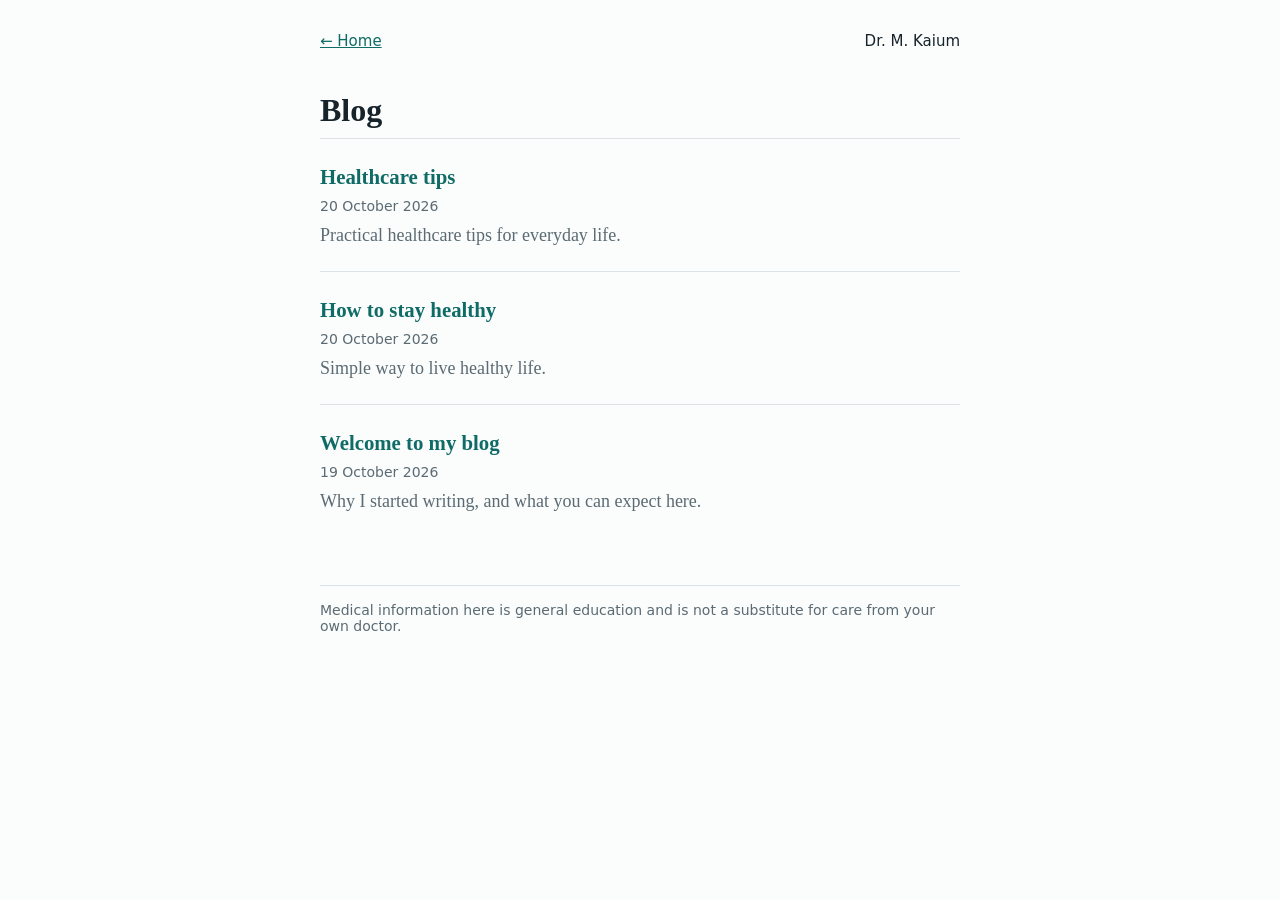
<file: blog/index.html>
<!DOCTYPE html>
<html lang="en">
<head>
<meta charset="utf-8">
<meta name="viewport" content="width=device-width, initial-scale=1">
<title>Blog | Dr. Monirujjaman Kaium</title>
<meta name="description" content="Healthcare tips and medical education by Dr. Monirujjaman Kaium.">
<link rel="canonical" href="https://drkaium.com/blog/">
<meta property="og:title" content="Blog">
<meta property="og:description" content="Healthcare tips and medical education by Dr. Monirujjaman Kaium.">
<meta property="og:url" content="https://drkaium.com/blog/">
<meta property="og:type" content="website">
<link rel="stylesheet" href="/blog/style.css">
</head>
<body>
<div class="wrap">
  <div class="top"><a href="/">← Home</a><span>Dr. M. Kaium</span></div>
  <h1>Blog</h1>
  <div class="item"><h2><a href="/blog/healthcare-tips/">Healthcare tips</a></h2>
  <div class="date">20 October 2026</div><p>Practical healthcare tips for everyday life.</p></div>
  <div class="item"><h2><a href="/blog/healthcare-tips-howtostayhealthy/">How to stay healthy</a></h2>
  <div class="date">20 October 2026</div><p>Simple way to live healthy life.</p></div>
  <div class="item"><h2><a href="/blog/welcome/">Welcome to my blog</a></h2>
  <div class="date">19 October 2026</div><p>Why I started writing, and what you can expect here.</p></div>
  <p class="note">Medical information here is general education and is not a substitute for care from your own doctor.</p>
</div>
</body>
</html>
</file>
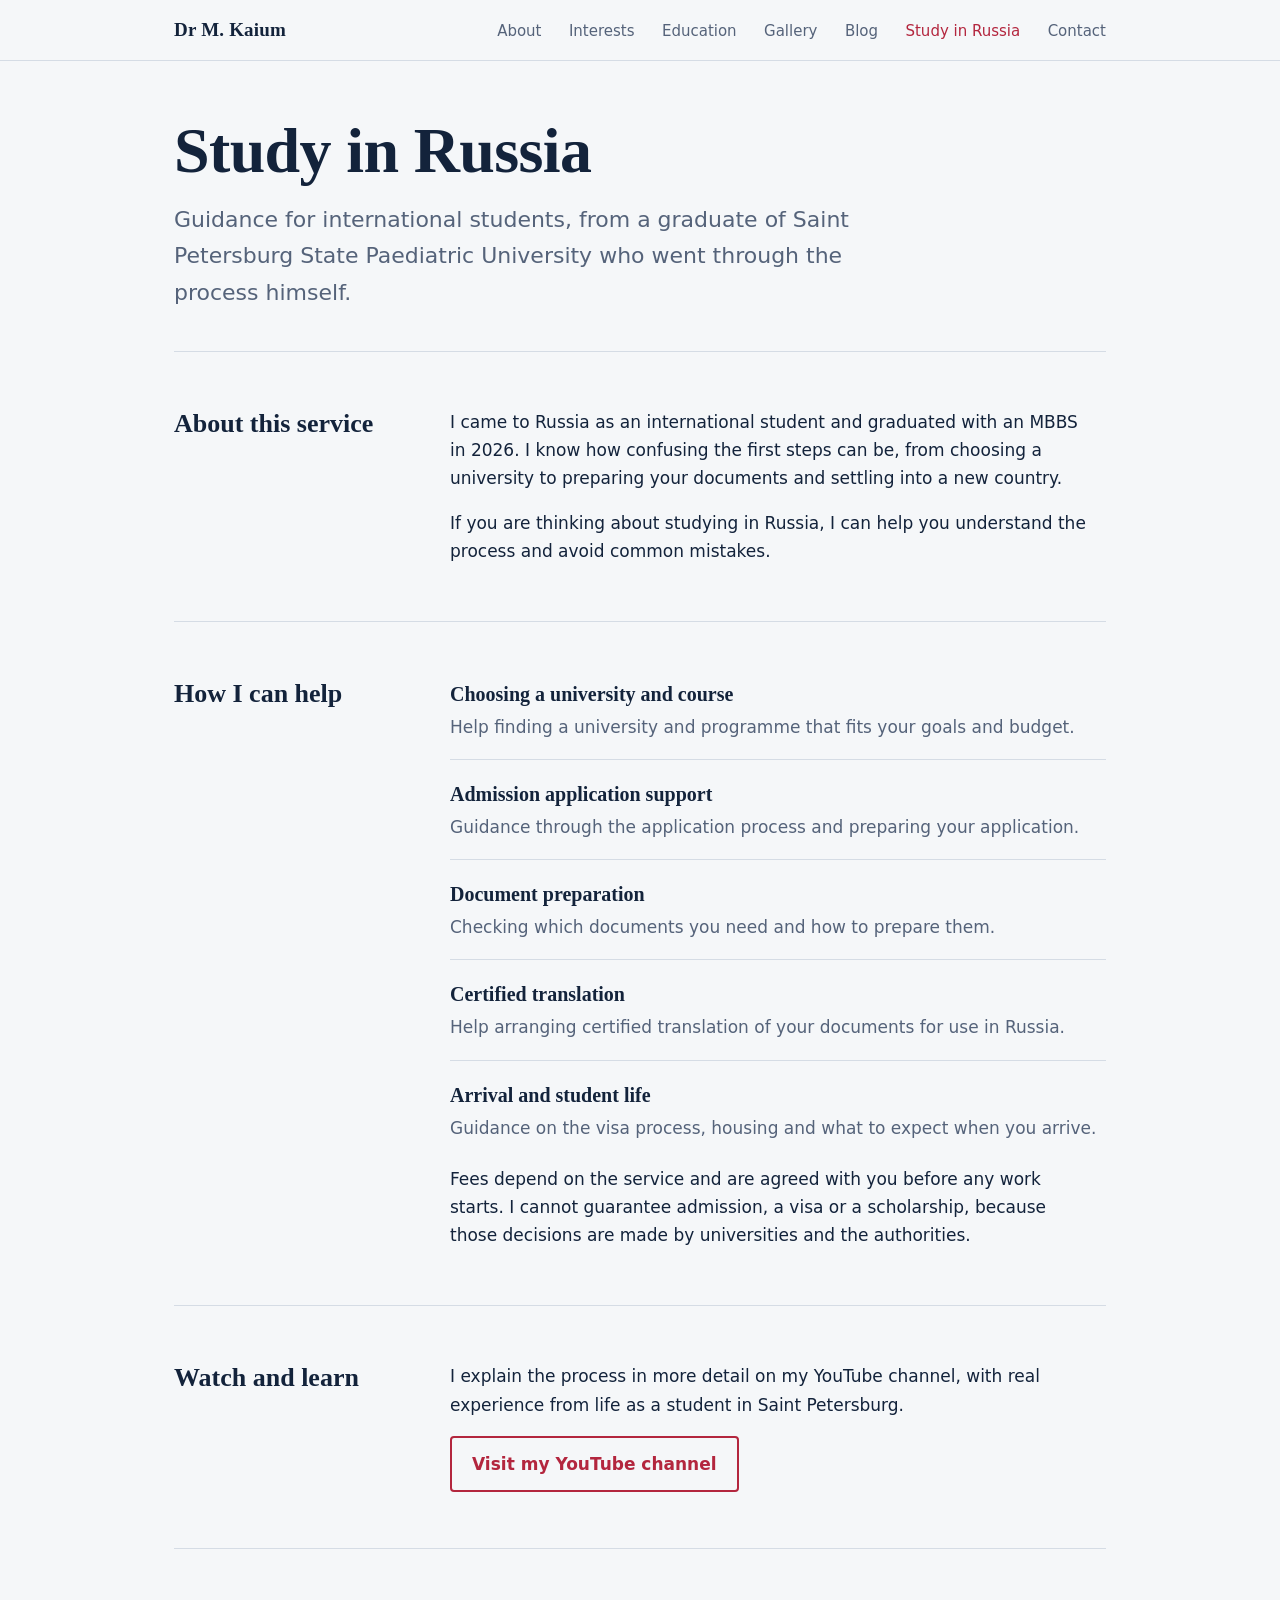
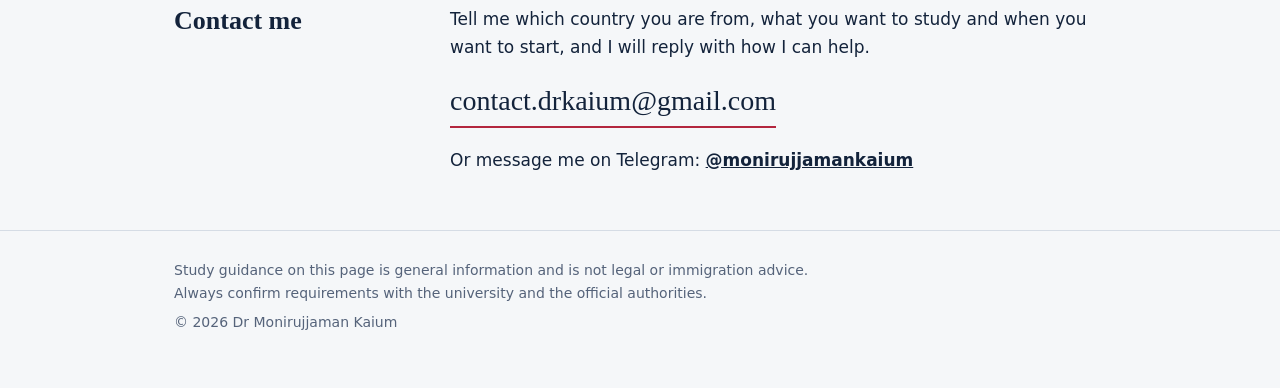
<file: study-in-russia/index.html>
<!DOCTYPE html>
<html lang="en">
<head>
<meta charset="utf-8">
<meta name="viewport" content="width=device-width, initial-scale=1">
<title>Study in Russia | Dr Monirujjaman Kaium</title>
<meta name="description" content="Guidance for international students who want to study in Russia: university choice, admission applications, documents and life as a student, from a graduate of Saint Petersburg State Paediatric University.">
<link rel="canonical" href="https://drkaium.com/study-in-russia/">
<meta property="og:title" content="Study in Russia | Dr Monirujjaman Kaium">
<meta property="og:description" content="Guidance for international students who want to study in Russia, from a graduate of Saint Petersburg State Paediatric University.">
<meta property="og:url" content="https://drkaium.com/study-in-russia/">
<meta property="og:type" content="website">
<style>
  :root { --paper:#F5F7F9; --ink:#13233B; --muted:#55637A; --line:#D5DCE5; --signal:#B3263E;
    --serif:"Iowan Old Style","Palatino Linotype",Palatino,Georgia,serif;
    --sans:system-ui,-apple-system,"Segoe UI",Roboto,Helvetica,Arial,sans-serif; }
  *,*::before,*::after { box-sizing:border-box; }
  body { margin:0; background:var(--paper); color:var(--ink); font:17px/1.65 var(--sans); -webkit-font-smoothing:antialiased; }
  a { color:inherit; }
  a:focus-visible { outline:3px solid var(--signal); outline-offset:3px; }
  .wrap { max-width:980px; margin:0 auto; padding:0 24px; }
  header.bar { border-bottom:1px solid var(--line); background:var(--paper); position:sticky; top:0; z-index:5; }
  header.bar .wrap { display:flex; justify-content:space-between; align-items:center; height:60px; }
  .mark { font-family:var(--serif); font-weight:700; font-size:19px; text-decoration:none; letter-spacing:.01em; }
  nav a { text-decoration:none; margin-left:22px; font-size:15px; color:var(--muted); }
  nav a:hover, nav a[aria-current] { color:var(--signal); }
  @media (max-width:640px) {
    header.bar .wrap { height:auto; flex-wrap:wrap; padding-top:10px; padding-bottom:10px; }
    nav { width:100%; }
    nav a { margin:0 14px 0 0; display:inline-block; }
  }
  .hero { padding:56px 0 40px; }
  .hero h1 { font-family:var(--serif); font-weight:700; font-size:clamp(36px,7vw,64px); line-height:1.05; margin:0 0 18px; letter-spacing:-.01em; }
  .hero .title { font-size:clamp(18px,2.6vw,22px); color:var(--muted); margin:0; max-width:34em; }
  section { padding:56px 0; border-top:1px solid var(--line); }
  .grid { display:grid; gap:20px 56px; grid-template-columns:1fr; }
  @media (min-width:820px) { .grid { grid-template-columns:220px 1fr; } }
  h2 { font-family:var(--serif); font-size:26px; line-height:1.2; margin:0; }
  .body p { margin:0 0 1em; max-width:38em; }
  .body p:last-child { margin-bottom:0; }
  .fields { list-style:none; margin:0; padding:0; }
  .fields li { padding:18px 0; border-bottom:1px solid var(--line); }
  .fields li:first-child { padding-top:0; }
  .fields li:last-child { border-bottom:0; padding-bottom:0; }
  .fields strong { display:block; font-family:var(--serif); font-size:20px; margin-bottom:2px; }
  .fields span { color:var(--muted); }
  .btn { display:inline-block; text-decoration:none; font-weight:600; padding:12px 20px; border:2px solid var(--signal); border-radius:4px; color:var(--signal); }
  .btn:hover { background:var(--signal); color:#fff; }
  .contact a.big { display:inline-block; font-family:var(--serif); font-size:clamp(20px,4vw,28px); text-decoration:none; border-bottom:2px solid var(--signal); padding-bottom:2px; word-break:break-all; }
  .contact a.big:hover { color:var(--signal); }
  .contact .alt { margin:18px 0 0; }
  .contact .alt a { font-weight:600; }
  footer { border-top:1px solid var(--line); padding:28px 0 48px; color:var(--muted); font-size:14px; }
  footer p { margin:0 0 6px; max-width:46em; }
</style>
</head>
<body>

<header class="bar">
  <div class="wrap">
    <a class="mark" href="/">Dr M. Kaium</a>
    <nav aria-label="Main">
      <a href="/#about">About</a>
      <a href="/#interests">Interests</a>
      <a href="/#education">Education</a>
      <a href="/#gallery">Gallery</a>
      <a href="/blog/">Blog</a>
      <a href="/study-in-russia/" aria-current="page">Study in Russia</a>
      <a href="/#contact">Contact</a>
    </nav>
  </div>
</header>

<main>
  <div class="wrap">
    <div class="hero">
      <h1>Study in Russia</h1>
      <p class="title">Guidance for international students, from a graduate of Saint Petersburg State Paediatric University who went through the process himself.</p>
    </div>

    <section>
      <div class="grid">
        <h2>About this service</h2>
        <div class="body">
          <p>I came to Russia as an international student and graduated with an MBBS in 2026. I know how confusing the first steps can be, from choosing a university to preparing your documents and settling into a new country.</p>
          <p>If you are thinking about studying in Russia, I can help you understand the process and avoid common mistakes.</p>
        </div>
      </div>
    </section>

    <section>
      <div class="grid">
        <h2>How I can help</h2>
        <div class="body">
          <ul class="fields">
            <li><strong>Choosing a university and course</strong><span>Help finding a university and programme that fits your goals and budget.</span></li>
            <li><strong>Admission application support</strong><span>Guidance through the application process and preparing your application.</span></li>
            <li><strong>Document preparation</strong><span>Checking which documents you need and how to prepare them.</span></li>
            <li><strong>Certified translation</strong><span>Help arranging certified translation of your documents for use in Russia.</span></li>
            <li><strong>Arrival and student life</strong><span>Guidance on the visa process, housing and what to expect when you arrive.</span></li>
          </ul>
          <p style="margin-top:1.4em">Fees depend on the service and are agreed with you before any work starts. I cannot guarantee admission, a visa or a scholarship, because those decisions are made by universities and the authorities.</p>
        </div>
      </div>
    </section>

    <section>
      <div class="grid">
        <h2>Watch and learn</h2>
        <div class="body">
          <p>I explain the process in more detail on my YouTube channel, with real experience from life as a student in Saint Petersburg.</p>
          <a class="btn" href="https://www.youtube.com/@monirujjamankaium" target="_blank" rel="noopener">Visit my YouTube channel</a>
        </div>
      </div>
    </section>

    <section class="contact">
      <div class="grid">
        <h2>Contact me</h2>
        <div class="body">
          <p>Tell me which country you are from, what you want to study and when you want to start, and I will reply with how I can help.</p>
          <a class="big" href="mailto:contact.drkaium@gmail.com?subject=Study%20in%20Russia%20enquiry">contact.drkaium@gmail.com</a>
          <p class="alt">Or message me on Telegram: <a href="https://t.me/monirujjamankaium" target="_blank" rel="noopener">@monirujjamankaium</a></p>
        </div>
      </div>
    </section>
  </div>
</main>

<footer>
  <div class="wrap">
    <p>Study guidance on this page is general information and is not legal or immigration advice. Always confirm requirements with the university and the official authorities.</p>
    <p>&copy; 2026 Dr Monirujjaman Kaium</p>
  </div>
</footer>

</body>
</html>
</file>
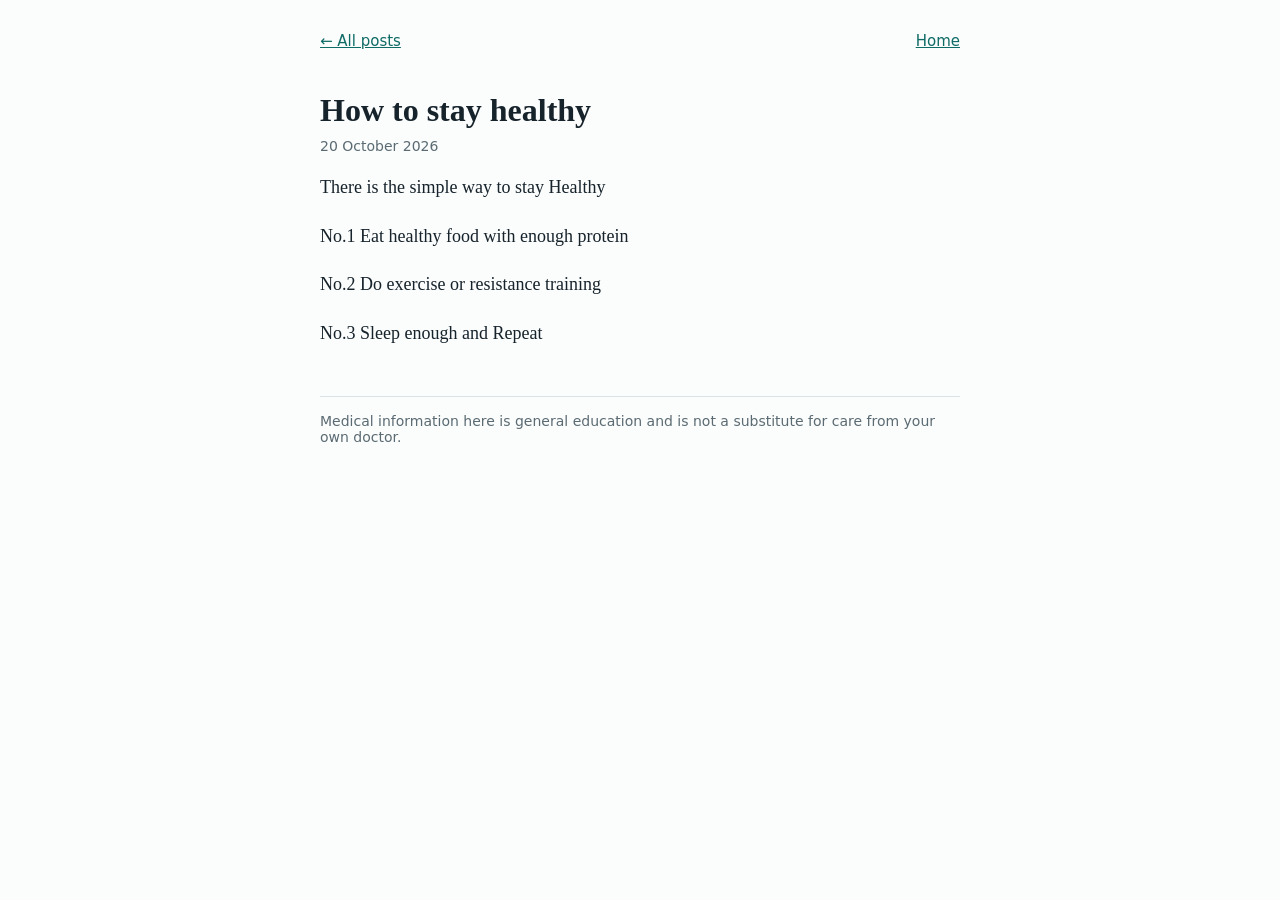
<file: blog/healthcare-tips-howtostayhealthy/index.html>
<!DOCTYPE html>
<html lang="en">
<head>
<meta charset="utf-8">
<meta name="viewport" content="width=device-width, initial-scale=1">
<title>How to stay healthy | Dr. Monirujjaman Kaium</title>
<meta name="description" content="Simple way to live healthy life.">
<link rel="canonical" href="https://drkaium.com/blog/healthcare-tips-howtostayhealthy/">
<meta property="og:title" content="How to stay healthy">
<meta property="og:description" content="Simple way to live healthy life.">
<meta property="og:url" content="https://drkaium.com/blog/healthcare-tips-howtostayhealthy/">
<meta property="og:type" content="article">
<link rel="stylesheet" href="/blog/style.css">
<script type="application/ld+json">{"@context": "https://schema.org", "@type": "BlogPosting", "headline": "How to stay healthy", "description": "Simple way to live healthy life.", "datePublished": "2026-10-20", "mainEntityOfPage": "https://drkaium.com/blog/healthcare-tips-howtostayhealthy/", "author": {"@type": "Person", "name": "Dr. Monirujjaman Kaium"}}</script>
</head>
<body>
<div class="wrap">
  <div class="top"><a href="/blog/">← All posts</a><a href="/">Home</a></div>
  <article class="post"><h1>How to stay healthy</h1><div class="date">20 October 2026</div>
<p>There is the simple way to stay Healthy</p>
<p>No.1 Eat healthy food with enough protein</p>
<p>No.2 Do exercise or resistance training</p>
<p>No.3 Sleep enough 
and Repeat</p>
  </article>
  <p class="note">Medical information here is general education and is not a substitute for care from your own doctor.</p>
</div>
</body>
</html>
</file>
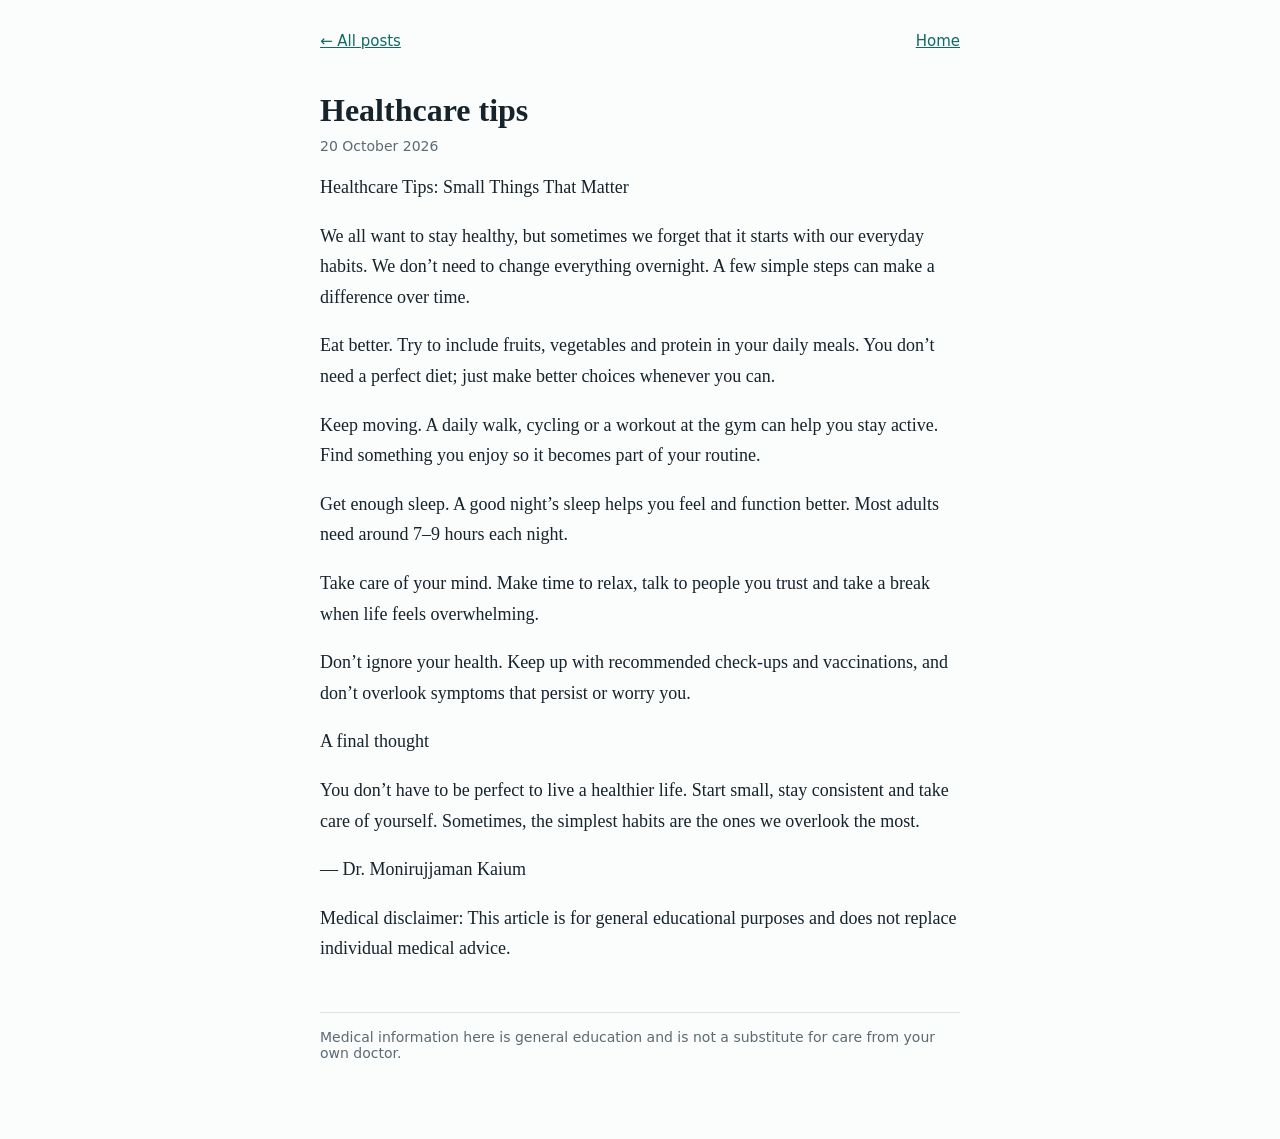
<file: blog/healthcare-tips/index.html>
<!DOCTYPE html>
<html lang="en">
<head>
<meta charset="utf-8">
<meta name="viewport" content="width=device-width, initial-scale=1">
<title>Healthcare tips | Dr. Monirujjaman Kaium</title>
<meta name="description" content="Practical healthcare tips for everyday life.">
<link rel="canonical" href="https://drkaium.com/blog/healthcare-tips/">
<meta property="og:title" content="Healthcare tips">
<meta property="og:description" content="Practical healthcare tips for everyday life.">
<meta property="og:url" content="https://drkaium.com/blog/healthcare-tips/">
<meta property="og:type" content="article">
<link rel="stylesheet" href="/blog/style.css">
<script type="application/ld+json">{"@context": "https://schema.org", "@type": "BlogPosting", "headline": "Healthcare tips", "description": "Practical healthcare tips for everyday life.", "datePublished": "2026-10-20", "mainEntityOfPage": "https://drkaium.com/blog/healthcare-tips/", "author": {"@type": "Person", "name": "Dr. Monirujjaman Kaium"}}</script>
</head>
<body>
<div class="wrap">
  <div class="top"><a href="/blog/">← All posts</a><a href="/">Home</a></div>
  <article class="post"><h1>Healthcare tips</h1><div class="date">20 October 2026</div>
<p>Healthcare Tips: Small Things That Matter</p>
<p>We all want to stay healthy, but sometimes we forget that it starts with our everyday habits. We don’t need to change everything overnight. A few simple steps can make a difference over time.</p>
<p>Eat better. Try to include fruits, vegetables and protein in your daily meals. You don’t need a perfect diet; just make better choices whenever you can.</p>
<p>Keep moving. A daily walk, cycling or a workout at the gym can help you stay active. Find something you enjoy so it becomes part of your routine.</p>
<p>Get enough sleep. A good night’s sleep helps you feel and function better. Most adults need around 7–9 hours each night.</p>
<p>Take care of your mind. Make time to relax, talk to people you trust and take a break when life feels overwhelming.</p>
<p>Don’t ignore your health. Keep up with recommended check-ups and vaccinations, and don’t overlook symptoms that persist or worry you.</p>
<p>A final thought</p>
<p>You don’t have to be perfect to live a healthier life. Start small, stay consistent and take care of yourself. Sometimes, the simplest habits are the ones we overlook the most.</p>
<p>— Dr. Monirujjaman Kaium</p>
<p>Medical disclaimer: This article is for general educational purposes and does not replace individual medical advice.</p>
  </article>
  <p class="note">Medical information here is general education and is not a substitute for care from your own doctor.</p>
</div>
</body>
</html>
</file>
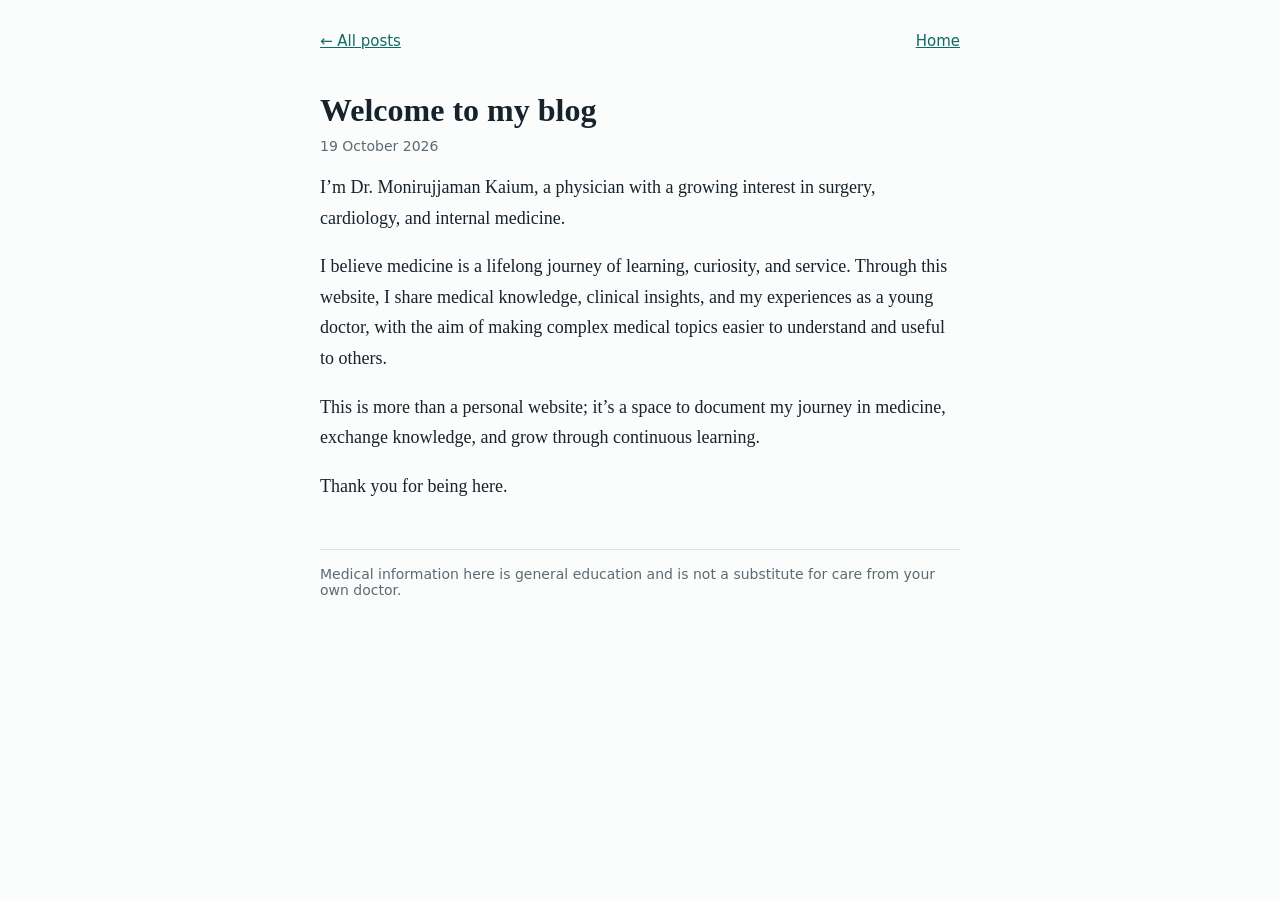
<file: blog/welcome/index.html>
<!DOCTYPE html>
<html lang="en">
<head>
<meta charset="utf-8">
<meta name="viewport" content="width=device-width, initial-scale=1">
<title>Welcome to my blog | Dr. Monirujjaman Kaium</title>
<meta name="description" content="Why I started writing, and what you can expect here.">
<link rel="canonical" href="https://drkaium.com/blog/welcome/">
<meta property="og:title" content="Welcome to my blog">
<meta property="og:description" content="Why I started writing, and what you can expect here.">
<meta property="og:url" content="https://drkaium.com/blog/welcome/">
<meta property="og:type" content="article">
<link rel="stylesheet" href="/blog/style.css">
<script type="application/ld+json">{"@context": "https://schema.org", "@type": "BlogPosting", "headline": "Welcome to my blog", "description": "Why I started writing, and what you can expect here.", "datePublished": "2026-10-19", "mainEntityOfPage": "https://drkaium.com/blog/welcome/", "author": {"@type": "Person", "name": "Dr. Monirujjaman Kaium"}}</script>
</head>
<body>
<div class="wrap">
  <div class="top"><a href="/blog/">← All posts</a><a href="/">Home</a></div>
  <article class="post"><h1>Welcome to my blog</h1><div class="date">19 October 2026</div>
<p>I’m Dr. Monirujjaman Kaium, a physician with a growing interest in surgery, cardiology, and internal medicine.</p>
<p>I believe medicine is a lifelong journey of learning, curiosity, and service. Through this website, I share medical knowledge, clinical insights, and my experiences as a young doctor, with the aim of making complex medical topics easier to understand and useful to others.</p>
<p>This is more than a personal website; it’s a space to document my journey in medicine, exchange knowledge, and grow through continuous learning.</p>
<p>Thank you for being here.</p>
  </article>
  <p class="note">Medical information here is general education and is not a substitute for care from your own doctor.</p>
</div>
</body>
</html>
</file>
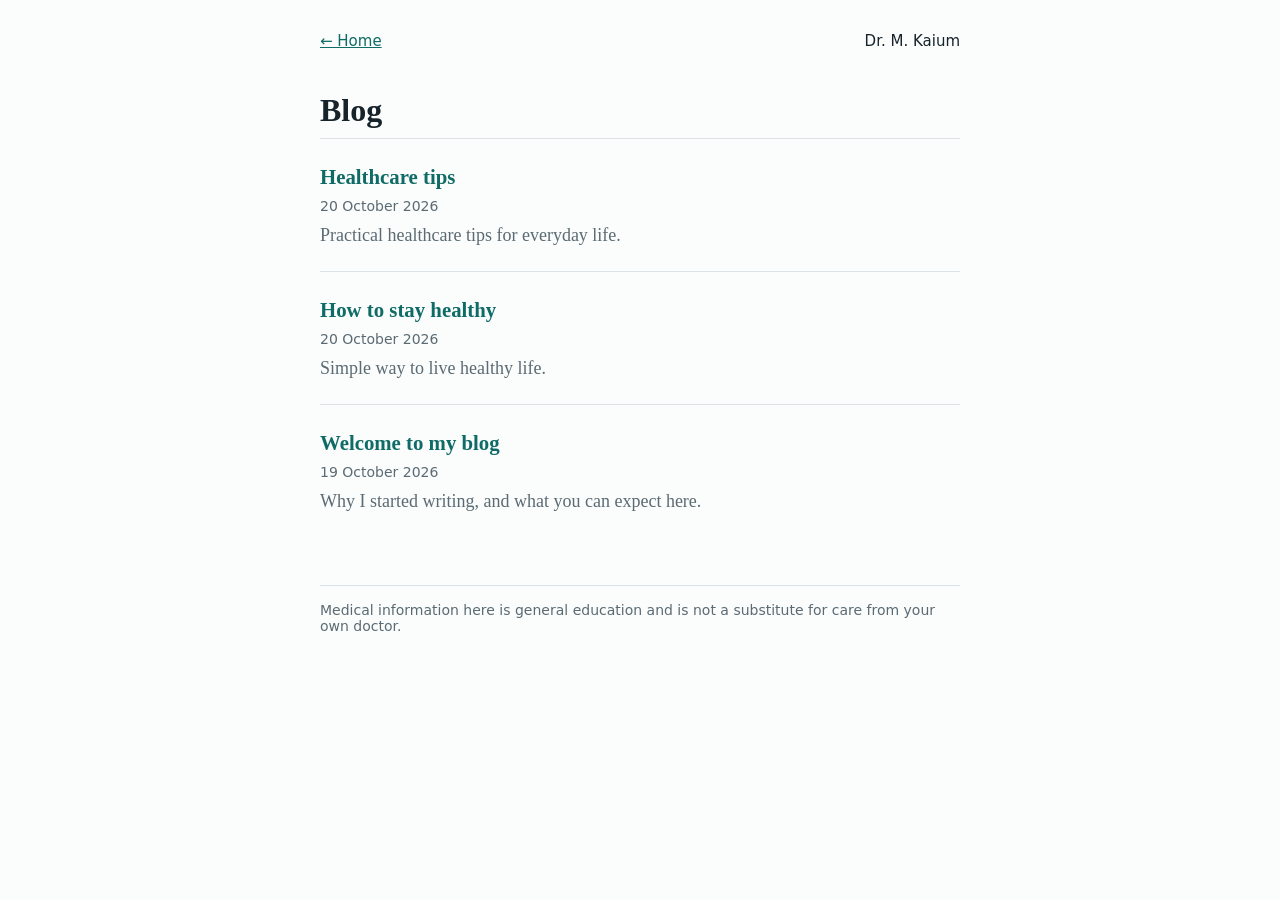
<file: blog/posts/blog/blog/blog/index.html>
<!DOCTYPE html>
<html lang="en">
<head>
<meta charset="utf-8">
<meta name="viewport" content="width=device-width, initial-scale=1">
<title>Blog | Dr. Monirujjaman Kaium</title>
<link rel="stylesheet" href="/blog/style.css">
</head>
<body>
<div class="wrap">
  <div class="top"><a href="/">← Home</a><span>Dr. M. Kaium</span></div>
  <h1>Blog</h1>
  <div id="list"><p class="date">Loading…</p></div>
  <p class="note">Medical information here is general education and is not a substitute for care from your own doctor.</p>
</div>
<script>
fetch('/blog/posts.json').then(function(r){return r.json()}).then(function(posts){
  posts.sort(function(a,b){return b.date.localeCompare(a.date)});
  var box=document.getElementById('list');box.innerHTML='';
  if(!posts.length){box.textContent='No posts yet.';return}
  posts.forEach(function(p){
    var d=document.createElement('div');d.className='item';
    var h=document.createElement('h2'),a=document.createElement('a');
    a.href='/blog/post.html?p='+encodeURIComponent(p.slug);a.textContent=p.title;h.appendChild(a);
    var t=document.createElement('div');t.className='date';
    t.textContent=new Date(p.date+'T00:00:00').toLocaleDateString('en-GB',{day:'numeric',month:'long',year:'numeric'});
    var s=document.createElement('p');s.textContent=p.summary||'';
    d.appendChild(h);d.appendChild(t);d.appendChild(s);box.appendChild(d);
  });
}).catch(function(){document.getElementById('list').textContent='Could not load posts.'});
</script>
</body>
</html>
</file>
<file: blog/style.css>
:root{--bg:#fbfcfc;--ink:#16232b;--muted:#5b6b73;--accent:#0f6b66;--line:#dbe3e6}
@media (prefers-color-scheme:dark){:root{--bg:#10181c;--ink:#e6edef;--muted:#9aaab1;--accent:#4fc3bb;--line:#26343a}}
*{box-sizing:border-box}
body{margin:0;background:var(--bg);color:var(--ink);font:18px/1.7 Georgia,"Times New Roman",serif}
.wrap{max-width:680px;margin:0 auto;padding:32px 20px 64px}
a{color:var(--accent)}
.top{display:flex;justify-content:space-between;font:15px system-ui,sans-serif;margin-bottom:40px}
h1{font-size:2rem;line-height:1.25;margin:0 0 8px}
.date{font:14px system-ui,sans-serif;color:var(--muted)}
.item{padding:20px 0;border-top:1px solid var(--line)}
.item h2{font-size:1.3rem;margin:0 0 4px}
.item h2 a{text-decoration:none}
.item p{margin:6px 0 0;color:var(--muted)}
.post img{max-width:100%;height:auto}
.post blockquote{margin:1.2em 0;padding-left:16px;border-left:3px solid var(--accent);color:var(--muted)}
.note{font:14px system-ui,sans-serif;color:var(--muted);border-top:1px solid var(--line);margin-top:48px;padding-top:16px}
</file>
